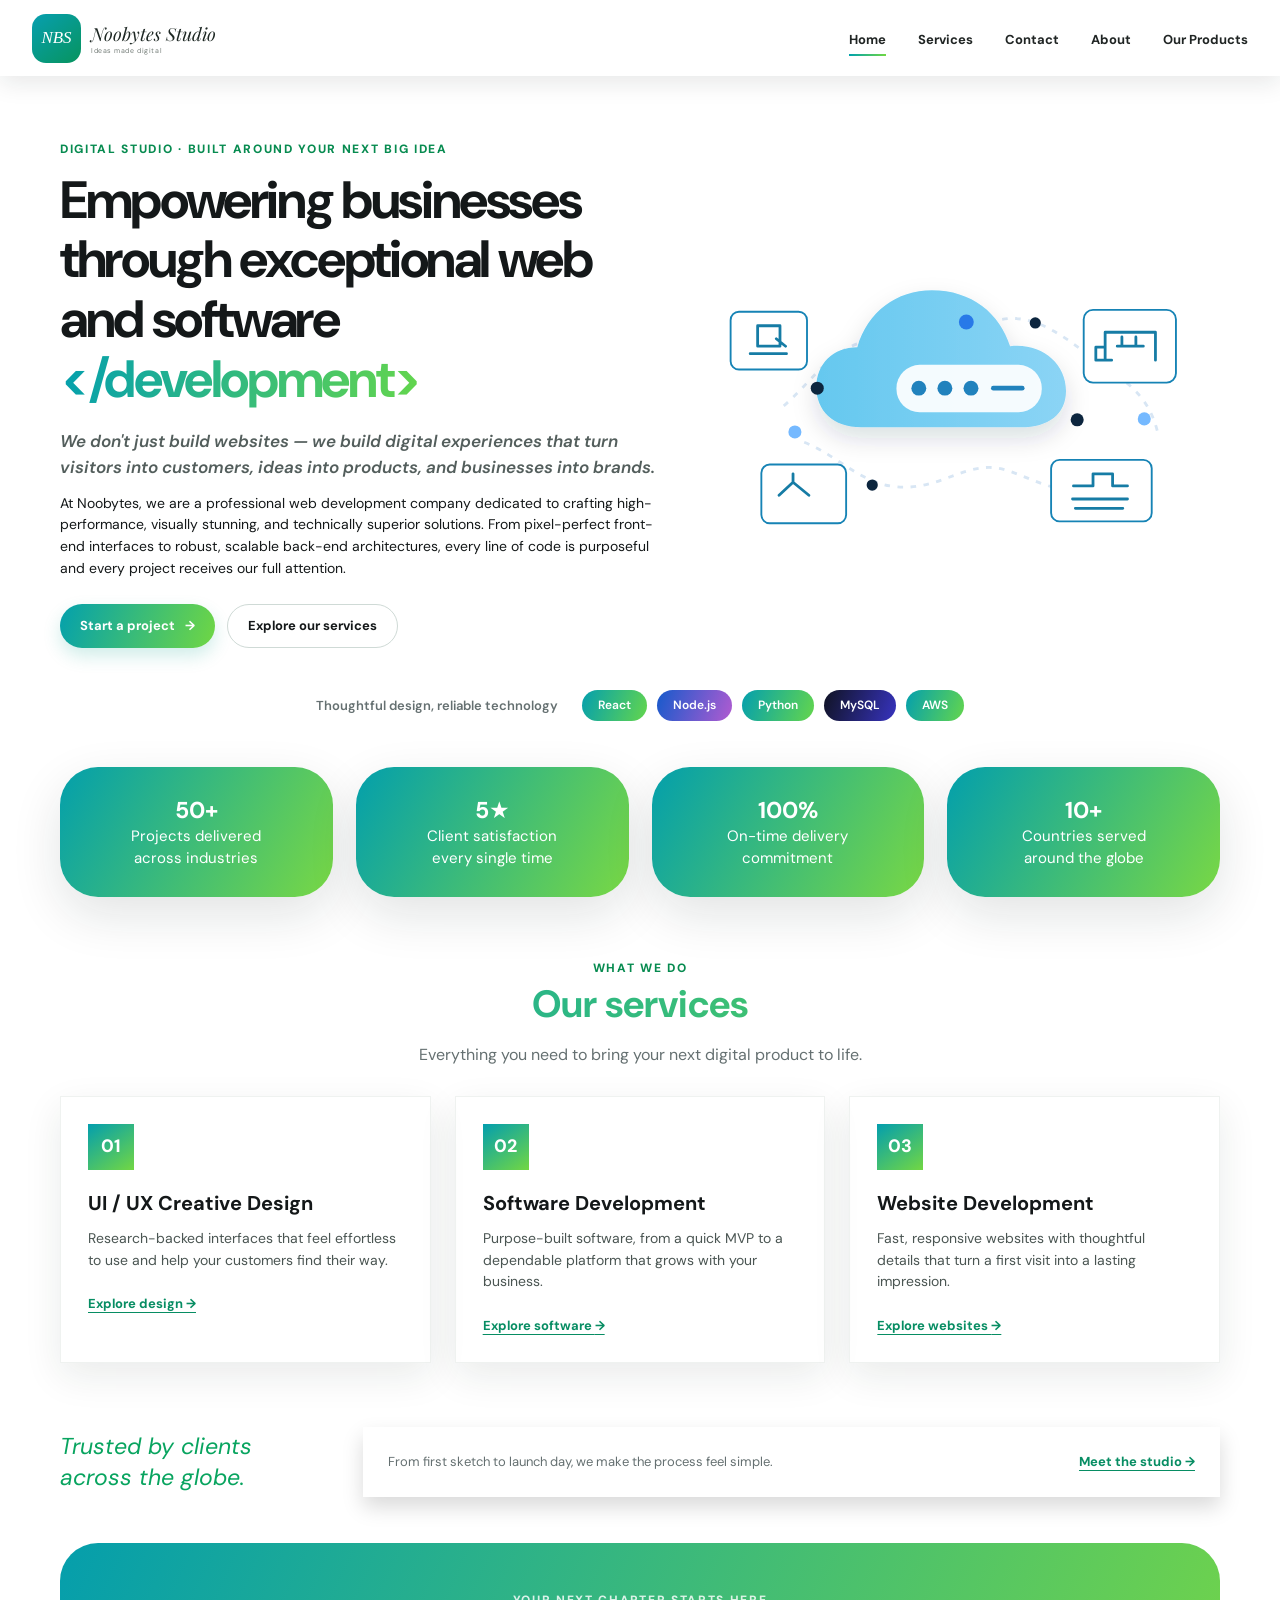
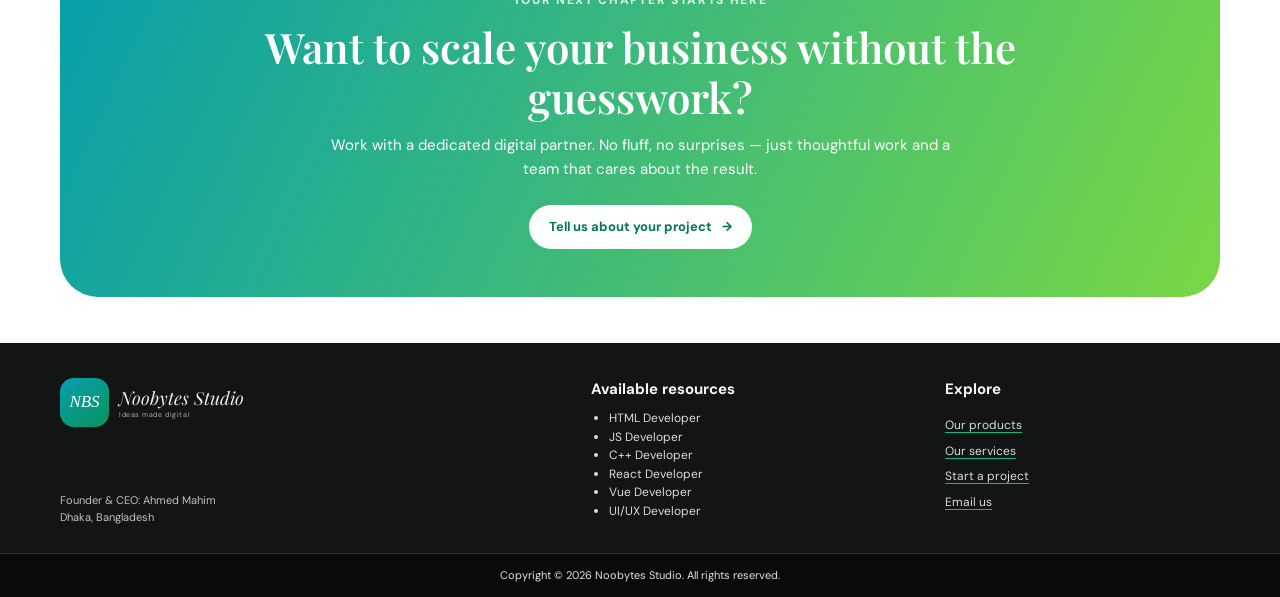
<file: index.html>
<!doctype html>
<html lang="en">
<head>
  <meta charset="utf-8">
  <meta name="viewport" content="width=device-width, initial-scale=1">
  <meta name="theme-color" content="#ffffff">
  <meta name="description" content="Noobytes Studio builds thoughtful websites, software, and digital experiences for ambitious businesses.">
  <title>Noobytes Studio | Websites & Software That Move You Forward</title>
  <link rel="stylesheet" href="styles.css">
  <script src="site-data.js" defer></script>
  <script src="script.js" defer></script>
</head>
<body>
  <header class="site-header">
    <a class="brand" href="index.html" aria-label="Noobytes Studio home">
      <span class="brand-mark">NBS</span>
      <span class="brand-name">Noobytes Studio<small>Ideas made digital</small></span>
    </a>
    <button class="menu-toggle" type="button" aria-expanded="false" aria-controls="primary-navigation" aria-label="Open navigation">
      <span></span><span></span><span></span>
    </button>
    <nav class="primary-navigation" id="primary-navigation" aria-label="Main navigation">
      <a href="index.html">Home</a><a href="services.html">Services</a><a href="contact.html">Contact</a><a href="about.html">About</a><a href="products.html">Our Products</a>
    </nav>
  </header>

  <main>
    <section class="hero section-wrap">
      <div class="hero-copy">
        <p class="eyebrow">Digital studio · Built around your next big idea</p>
        <h1>Empowering businesses through exceptional web and software <span class="gradient-text">&lt;/development&gt;</span></h1>
        <p class="hero-lead">We don't just build websites — we build digital experiences that turn visitors into customers, ideas into products, and businesses into brands.</p>
        <p class="hero-description">At Noobytes, we are a professional web development company dedicated to crafting high-performance, visually stunning, and technically superior solutions. From pixel-perfect front-end interfaces to robust, scalable back-end architectures, every line of code is purposeful and every project receives our full attention.</p>
        <div class="hero-actions">
          <a class="button button-primary" href="contact.html">Start a project <span aria-hidden="true">→</span></a>
          <a class="button button-secondary" href="services.html">Explore our services</a>
        </div>
      </div>
      <div class="hero-art" aria-label="Illustration of connected digital devices and cloud technology" role="img">
        <svg viewBox="0 0 560 390" xmlns="http://www.w3.org/2000/svg" aria-hidden="true">
          <defs><linearGradient id="cloud" x1="0" x2="1"><stop stop-color="#65c8ef"/><stop offset="1" stop-color="#8bd4f5"/></linearGradient><filter id="shadow" x="-30%" y="-30%" width="160%" height="170%"><feDropShadow dx="0" dy="12" stdDeviation="13" flood-color="#122244" flood-opacity=".15"/></filter></defs>
          <path d="M92 207c35-30 52-67 103-72 47-5 61 19 105-10 42-27 79-3 116 25 36 27 66 40 77 84" fill="none" stroke="#d8e6f4" stroke-width="3" stroke-dasharray="6 8"/>
          <path d="M114 246c37 15 61 45 100 48 48 4 76-31 117-18 37 12 69 36 115 10" fill="none" stroke="#d8e6f4" stroke-width="3" stroke-dasharray="6 8"/>
          <g filter="url(#shadow)"><path d="M175 230c-30 0-48-18-48-43s18-43 44-43c11-38 42-61 80-61 43 0 73 25 84 60 33-4 60 18 60 48 0 25-19 39-48 39H175z" fill="url(#cloud)"/></g>
          <g fill="#fff" stroke="#1683b5" stroke-width="2"><rect x="35" y="106" width="82" height="62" rx="9"/><rect x="414" y="104" width="99" height="78" rx="10"/><rect x="68" y="270" width="91" height="63" rx="9"/><rect x="379" y="265" width="108" height="66" rx="9"/></g>
          <g fill="none" stroke="#167ca5" stroke-width="3" stroke-linecap="round" stroke-linejoin="round"><path d="M56 151h39M64 121h24v22H64zM84 135l10 8M437 158v-30h54v30M450 143h28M437 144h-10v14h17M455 142v-9M470 142v-9M87 303l15-14 17 14M102 289v-9M402 307h59M403 293h21v-13h21v13h16M405 317h51"/></g>
          <g fill="#0c253e"><circle cx="128" cy="188" r="7"/><circle cx="362" cy="118" r="6"/><circle cx="407" cy="222" r="7"/><circle cx="187" cy="292" r="6"/></g>
          <circle cx="288" cy="117" r="8" fill="#2879e8"/><circle cx="104" cy="235" r="7" fill="#75b9ff"/><circle cx="479" cy="221" r="7" fill="#75b9ff"/>
          <rect x="213" y="163" width="156" height="51" rx="25" fill="#fff" opacity=".92"/><g fill="#2182bd"><circle cx="237" cy="188" r="8"/><circle cx="265" cy="188" r="8"/><circle cx="293" cy="188" r="8"/></g><path d="M317 188h31" stroke="#2182bd" stroke-width="5" stroke-linecap="round"/>
        </svg>
      </div>
    </section>

    <section class="stack-strip section-wrap" aria-label="Technology stack">
      <span>Thoughtful design, reliable technology</span>
      <div class="tech-pills"><span>React</span><span>Node.js</span><span>Python</span><span>MySQL</span><span>AWS</span></div>
    </section>

    <section class="stats section-wrap" aria-label="Our results">
      <div class="stat-card"><strong>50+</strong><span>Projects delivered<br>across industries</span></div>
      <div class="stat-card"><strong>5★</strong><span>Client satisfaction<br>every single time</span></div>
      <div class="stat-card"><strong>100%</strong><span>On-time delivery<br>commitment</span></div>
      <div class="stat-card"><strong>10+</strong><span>Countries served<br>around the globe</span></div>
    </section>

    <section class="section-wrap home-services">
      <div class="section-heading"><p class="eyebrow">What we do</p><h2 class="gradient-heading">Our services</h2><p>Everything you need to bring your next digital product to life.</p></div>
      <div class="service-grid">
        <article class="service-card"><span class="service-number">01</span><h3>UI / UX Creative Design</h3><p>Research-backed interfaces that feel effortless to use and help your customers find their way.</p><a class="text-link" href="services.html#design">Explore design <span aria-hidden="true">→</span></a></article>
        <article class="service-card"><span class="service-number">02</span><h3>Software Development</h3><p>Purpose-built software, from a quick MVP to a dependable platform that grows with your business.</p><a class="text-link" href="services.html#software">Explore software <span aria-hidden="true">→</span></a></article>
        <article class="service-card"><span class="service-number">03</span><h3>Website Development</h3><p>Fast, responsive websites with thoughtful details that turn a first visit into a lasting impression.</p><a class="text-link" href="services.html#websites">Explore websites <span aria-hidden="true">→</span></a></article>
      </div>
    </section>

    <section class="client-note section-wrap"><p>Trusted by clients<br>across the globe.</p><div class="client-note-bar"><span>From first sketch to launch day, we make the process feel simple.</span><a class="text-link" href="about.html">Meet the studio →</a></div></section>

    <section class="cta-panel section-wrap"><p class="eyebrow">Your next chapter starts here</p><h2>Want to scale your business without the guesswork?</h2><p>Work with a dedicated digital partner. No fluff, no surprises — just thoughtful work and a team that cares about the result.</p><a class="button button-light" href="contact.html">Tell us about your project <span aria-hidden="true">→</span></a></section>
  </main>
  <footer class="site-footer">
    <div class="footer-main">
      <div class="footer-brand"><a class="brand brand-inverted" href="index.html"><span class="brand-mark">NBS</span><span class="brand-name">Noobytes Studio<small>Ideas made digital</small></span></a><p>Founder &amp; CEO: Ahmed Mahim<br>Dhaka, Bangladesh</p></div>
      <div><h2>Available resources</h2><ul><li>HTML Developer</li><li>JS Developer</li><li>C++ Developer</li><li>React Developer</li><li>Vue Developer</li><li>UI/UX Developer</li></ul></div>
      <div class="footer-links"><h2>Explore</h2><a href="products.html">Our products</a><a href="services.html">Our services</a><a href="contact.html">Start a project</a><a href="mailto:noobytesstudio@gmail.com">Email us</a></div>
    </div>
    <div class="footer-bottom">Copyright © <span data-current-year>2026</span> Noobytes Studio. All rights reserved.</div>
  </footer>
</body>
</html>
</file>
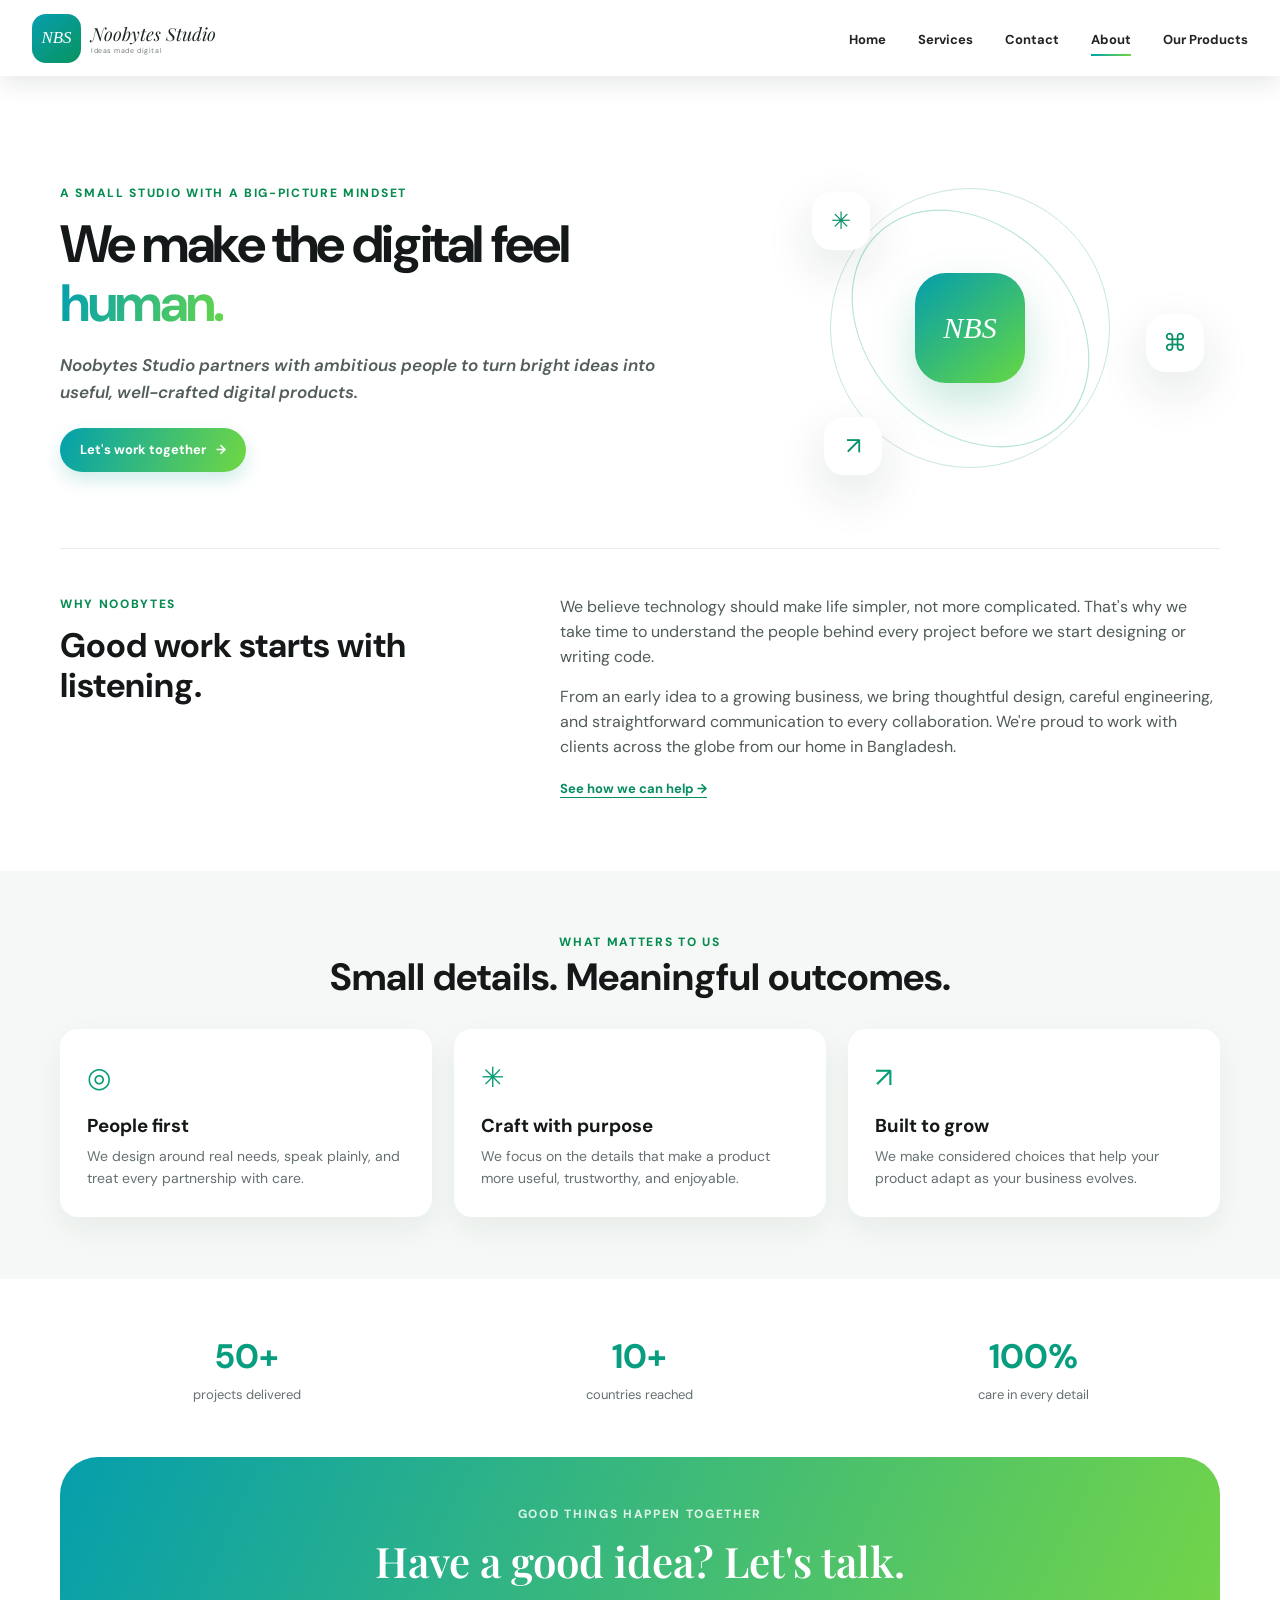
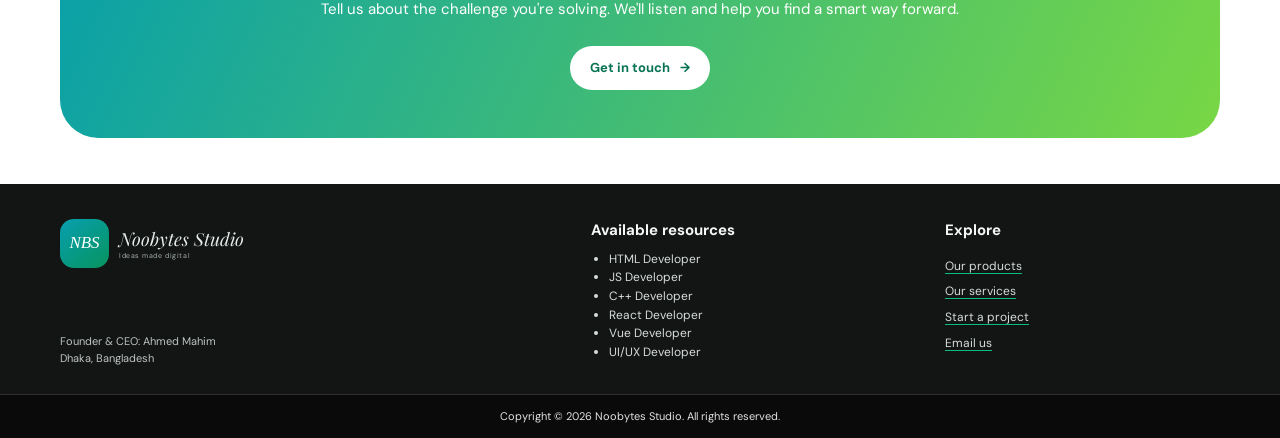
<file: about.html>
<!doctype html>
<html lang="en">
<head>
  <meta charset="utf-8">
  <meta name="viewport" content="width=device-width, initial-scale=1">
  <meta name="theme-color" content="#ffffff">
  <meta name="description" content="Get to know Noobytes Studio, a digital partner focused on thoughtful design and dependable development.">
  <title>About | Noobytes Studio</title>
  <link rel="stylesheet" href="styles.css">
  <script src="site-data.js" defer></script>
  <script src="script.js" defer></script>
</head>
<body>
  <header class="site-header">
    <a class="brand" href="index.html" aria-label="Noobytes Studio home"><span class="brand-mark">NBS</span><span class="brand-name">Noobytes Studio<small>Ideas made digital</small></span></a>
    <button class="menu-toggle" type="button" aria-expanded="false" aria-controls="primary-navigation" aria-label="Open navigation"><span></span><span></span><span></span></button>
    <nav class="primary-navigation" id="primary-navigation" aria-label="Main navigation"><a href="index.html">Home</a><a href="services.html">Services</a><a href="contact.html">Contact</a><a href="about.html">About</a><a href="products.html">Our Products</a></nav>
  </header>
  <main class="page-main">
    <section class="about-hero section-wrap"><div><p class="eyebrow">A small studio with a big-picture mindset</p><h1>We make the digital feel <span class="gradient-text">human.</span></h1><p class="hero-lead">Noobytes Studio partners with ambitious people to turn bright ideas into useful, well-crafted digital products.</p><a class="button button-primary" href="contact.html">Let's work together <span aria-hidden="true">→</span></a></div><div class="about-art" aria-hidden="true"><span class="about-orbit orbit-one"></span><span class="about-orbit orbit-two"></span><span class="about-center">NBS</span><span class="orbit-dot dot-one">✳</span><span class="orbit-dot dot-two">⌘</span><span class="orbit-dot dot-three">↗</span></div></section>
    <section class="about-story section-wrap"><div><p class="eyebrow">Why Noobytes</p><h2>Good work starts with listening.</h2></div><div><p>We believe technology should make life simpler, not more complicated. That's why we take time to understand the people behind every project before we start designing or writing code.</p><p>From an early idea to a growing business, we bring thoughtful design, careful engineering, and straightforward communication to every collaboration. We're proud to work with clients across the globe from our home in Bangladesh.</p><a class="text-link" href="services.html">See how we can help <span aria-hidden="true">→</span></a></div></section>
    <section class="values-section"><div class="section-wrap"><div class="section-heading"><p class="eyebrow">What matters to us</p><h2>Small details. Meaningful outcomes.</h2></div><div class="values-grid"><article><span aria-hidden="true">◎</span><h3>People first</h3><p>We design around real needs, speak plainly, and treat every partnership with care.</p></article><article><span aria-hidden="true">✳</span><h3>Craft with purpose</h3><p>We focus on the details that make a product more useful, trustworthy, and enjoyable.</p></article><article><span aria-hidden="true">↗</span><h3>Built to grow</h3><p>We make considered choices that help your product adapt as your business evolves.</p></article></div></div></section>
    <section class="about-facts section-wrap"><div><strong>50+</strong><span>projects delivered</span></div><div><strong>10+</strong><span>countries reached</span></div><div><strong>100%</strong><span>care in every detail</span></div></section>
    <section class="cta-panel section-wrap"><p class="eyebrow">Good things happen together</p><h2>Have a good idea? Let's talk.</h2><p>Tell us about the challenge you're solving. We'll listen and help you find a smart way forward.</p><a class="button button-light" href="contact.html">Get in touch <span aria-hidden="true">→</span></a></section>
  </main>
  <footer class="site-footer"><div class="footer-main"><div class="footer-brand"><a class="brand brand-inverted" href="index.html"><span class="brand-mark">NBS</span><span class="brand-name">Noobytes Studio<small>Ideas made digital</small></span></a><p>Founder &amp; CEO: Ahmed Mahim<br>Dhaka, Bangladesh</p></div><div><h2>Available resources</h2><ul><li>HTML Developer</li><li>JS Developer</li><li>C++ Developer</li><li>React Developer</li><li>Vue Developer</li><li>UI/UX Developer</li></ul></div><div class="footer-links"><h2>Explore</h2><a href="products.html">Our products</a><a href="services.html">Our services</a><a href="contact.html">Start a project</a><a href="mailto:noobytesstudio@gmail.com">Email us</a></div></div><div class="footer-bottom">Copyright © <span data-current-year>2026</span> Noobytes Studio. All rights reserved.</div></footer>
</body>
</html>
</file>
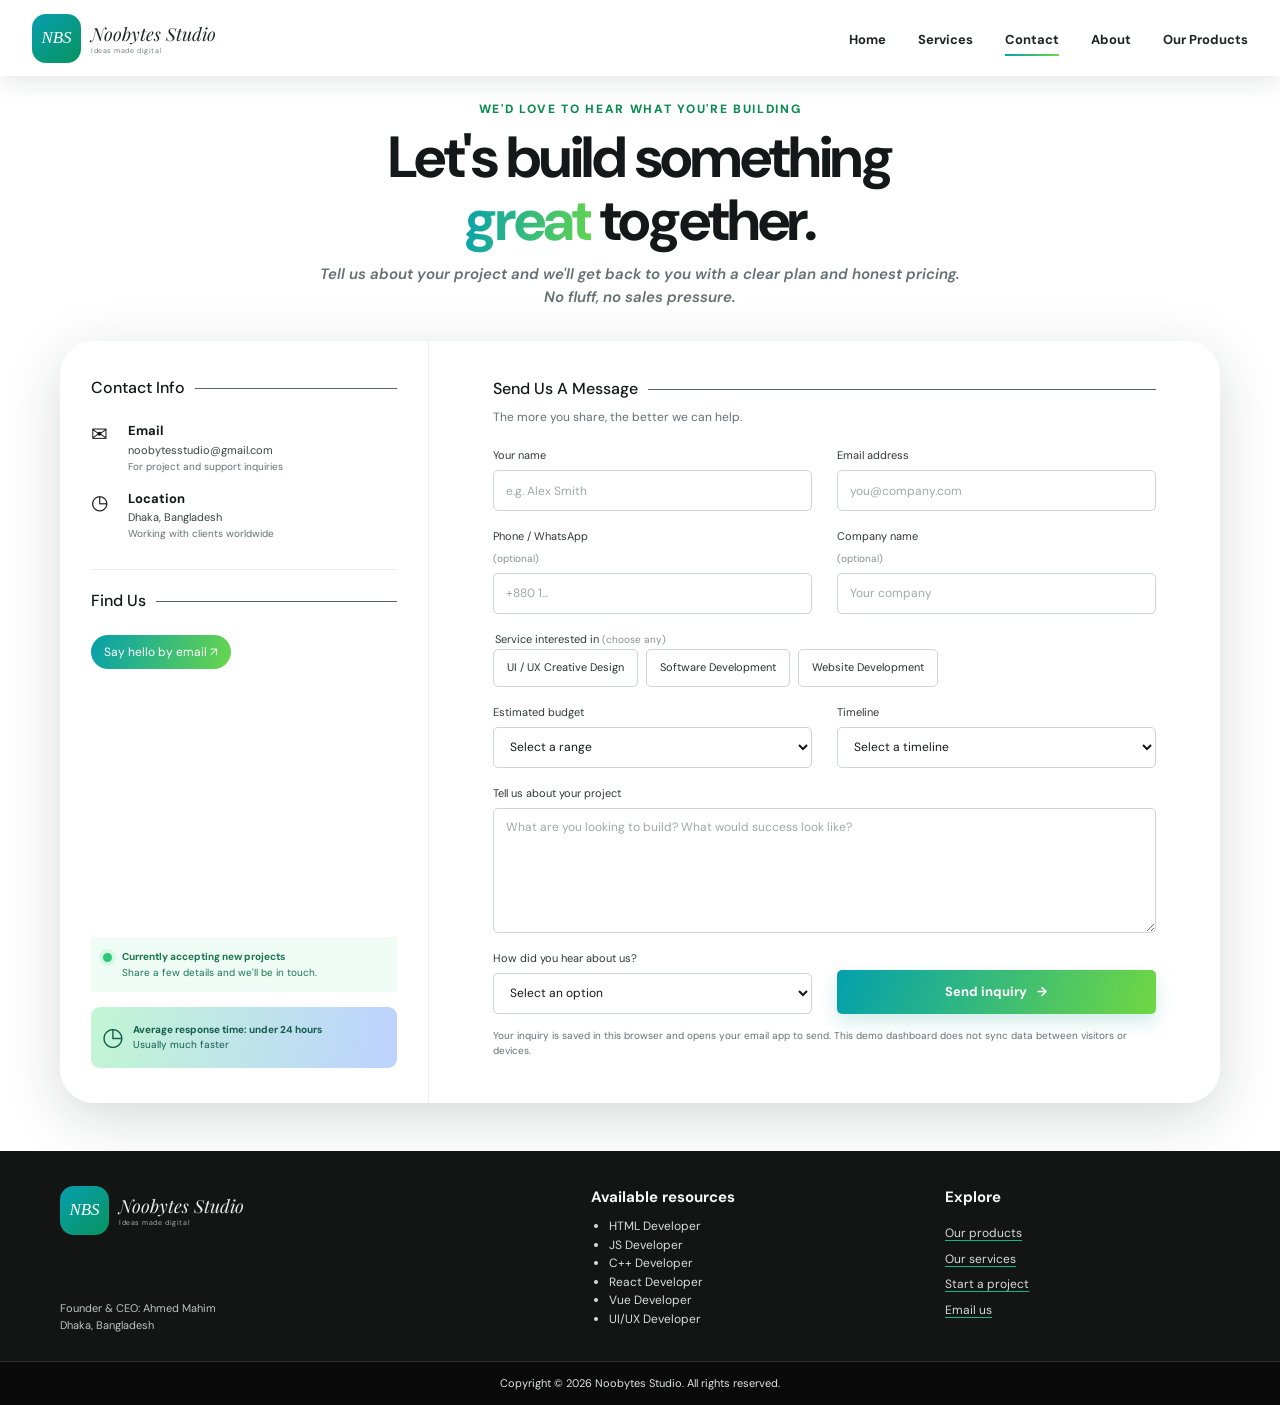
<file: contact.html>
<!doctype html>
<html lang="en">
<head>
  <meta charset="utf-8">
  <meta name="viewport" content="width=device-width, initial-scale=1">
  <meta name="theme-color" content="#ffffff">
  <meta name="description" content="Tell Noobytes Studio about your project. Share your goals, budget, and timeline to start a conversation.">
  <title>Contact | Noobytes Studio</title>
  <link rel="stylesheet" href="styles.css">
  <script src="site-data.js" defer></script>
  <script src="script.js" defer></script>
</head>
<body>
  <header class="site-header">
    <a class="brand" href="index.html" aria-label="Noobytes Studio home"><span class="brand-mark">NBS</span><span class="brand-name">Noobytes Studio<small>Ideas made digital</small></span></a>
    <button class="menu-toggle" type="button" aria-expanded="false" aria-controls="primary-navigation" aria-label="Open navigation"><span></span><span></span><span></span></button>
    <nav class="primary-navigation" id="primary-navigation" aria-label="Main navigation"><a href="index.html">Home</a><a href="services.html">Services</a><a href="contact.html">Contact</a><a href="about.html">About</a><a href="products.html">Our Products</a></nav>
  </header>
  <main class="page-main contact-page">
    <section class="contact-intro"><p class="eyebrow">We'd love to hear what you're building</p><h1>Let's build something<br><span class="gradient-text">great</span> together.</h1><p>Tell us about your project and we'll get back to you with a clear plan and honest pricing. No fluff, no sales pressure.</p></section>
    <section class="contact-layout section-wrap">
      <aside class="contact-sidebar">
        <h2 class="rule-heading">Contact info</h2>
        <div class="contact-method"><span class="method-icon" aria-hidden="true">✉</span><div><h3>Email</h3><a href="mailto:noobytesstudio@gmail.com">noobytesstudio@gmail.com</a><small>For project and support inquiries</small></div></div>
        <div class="contact-method"><span class="method-icon" aria-hidden="true">◷</span><div><h3>Location</h3><p>Dhaka, Bangladesh</p><small>Working with clients worldwide</small></div></div>
        <div class="sidebar-divider"></div>
        <h2 class="rule-heading">Find us</h2>
        <a class="social-link" href="mailto:noobytesstudio@gmail.com?subject=Hello%20Noobytes%20Studio">Say hello by email <span aria-hidden="true">↗</span></a>
        <div class="availability"><span class="availability-dot"></span><p><strong>Currently accepting new projects</strong><br>Share a few details and we'll be in touch.</p></div>
        <div class="response-time"><span aria-hidden="true">◷</span><p><strong>Average response time: under 24 hours</strong><br>Usually much faster</p></div>
      </aside>
      <div class="contact-form-panel">
        <h2 class="rule-heading">Send us a message</h2>
        <p class="form-intro">The more you share, the better we can help.</p>
        <form id="contact-form">
          <input name="context" type="hidden" value="">
          <div class="form-grid">
            <label>Your name<input name="name" type="text" autocomplete="name" placeholder="e.g. Alex Smith" required minlength="2"></label>
            <label>Email address<input name="email" type="email" autocomplete="email" placeholder="you@company.com" required></label>
            <label>Phone / WhatsApp <span class="optional">(optional)</span><input name="phone" type="tel" autocomplete="tel" placeholder="+880 1..."></label>
            <label>Company name <span class="optional">(optional)</span><input name="company" type="text" autocomplete="organization" placeholder="Your company"></label>
            <fieldset class="service-choices"><legend>Service interested in <span class="optional">(choose any)</span></legend><label><input type="checkbox" name="service" value="Website Development"><span>◉ Website</span></label><label><input type="checkbox" name="service" value="UI / UX Design"><span>✳ UI/UX Design</span></label><label><input type="checkbox" name="service" value="Software Development"><span>⌘ Software</span></label></fieldset>
            <label>Estimated budget<select name="budget"><option value="">Select a range</option><option>$50 – $500</option><option>$500 – $2,000</option><option>$2,000 – $5,000</option><option>$5,000+</option><option>Let's discuss</option></select></label>
            <label>Timeline<select name="timeline"><option value="">Select a timeline</option><option>Within 1 month</option><option>1–3 months</option><option>3+ months</option><option>Flexible</option></select></label>
            <label class="full-field">Tell us about your project<textarea name="message" rows="6" placeholder="What are you looking to build? What would success look like?" required minlength="10"></textarea></label>
            <label>How did you hear about us?<select name="source"><option value="">Select an option</option><option>Search engine</option><option>Social media</option><option>Referral</option><option>Previous client</option><option>Other</option></select></label>
            <button class="button button-primary submit-button" type="submit">Send inquiry <span aria-hidden="true">→</span></button>
          </div>
          <p class="form-privacy">Your inquiry is saved in this browser and opens your email app to send. This demo dashboard does not sync data between visitors or devices.</p>
          <p class="form-feedback" id="form-feedback" role="status" aria-live="polite"></p>
        </form>
      </div>
    </section>
  </main>
  <footer class="site-footer"><div class="footer-main"><div class="footer-brand"><a class="brand brand-inverted" href="index.html"><span class="brand-mark">NBS</span><span class="brand-name">Noobytes Studio<small>Ideas made digital</small></span></a><p>Founder &amp; CEO: Ahmed Mahim<br>Dhaka, Bangladesh</p></div><div><h2>Available resources</h2><ul><li>HTML Developer</li><li>JS Developer</li><li>C++ Developer</li><li>React Developer</li><li>Vue Developer</li><li>UI/UX Developer</li></ul></div><div class="footer-links"><h2>Explore</h2><a href="products.html">Our products</a><a href="services.html">Our services</a><a href="contact.html">Start a project</a><a href="mailto:noobytesstudio@gmail.com">Email us</a></div></div><div class="footer-bottom">Copyright © <span data-current-year>2026</span> Noobytes Studio. All rights reserved.</div></footer>
</body>
</html>
</file>
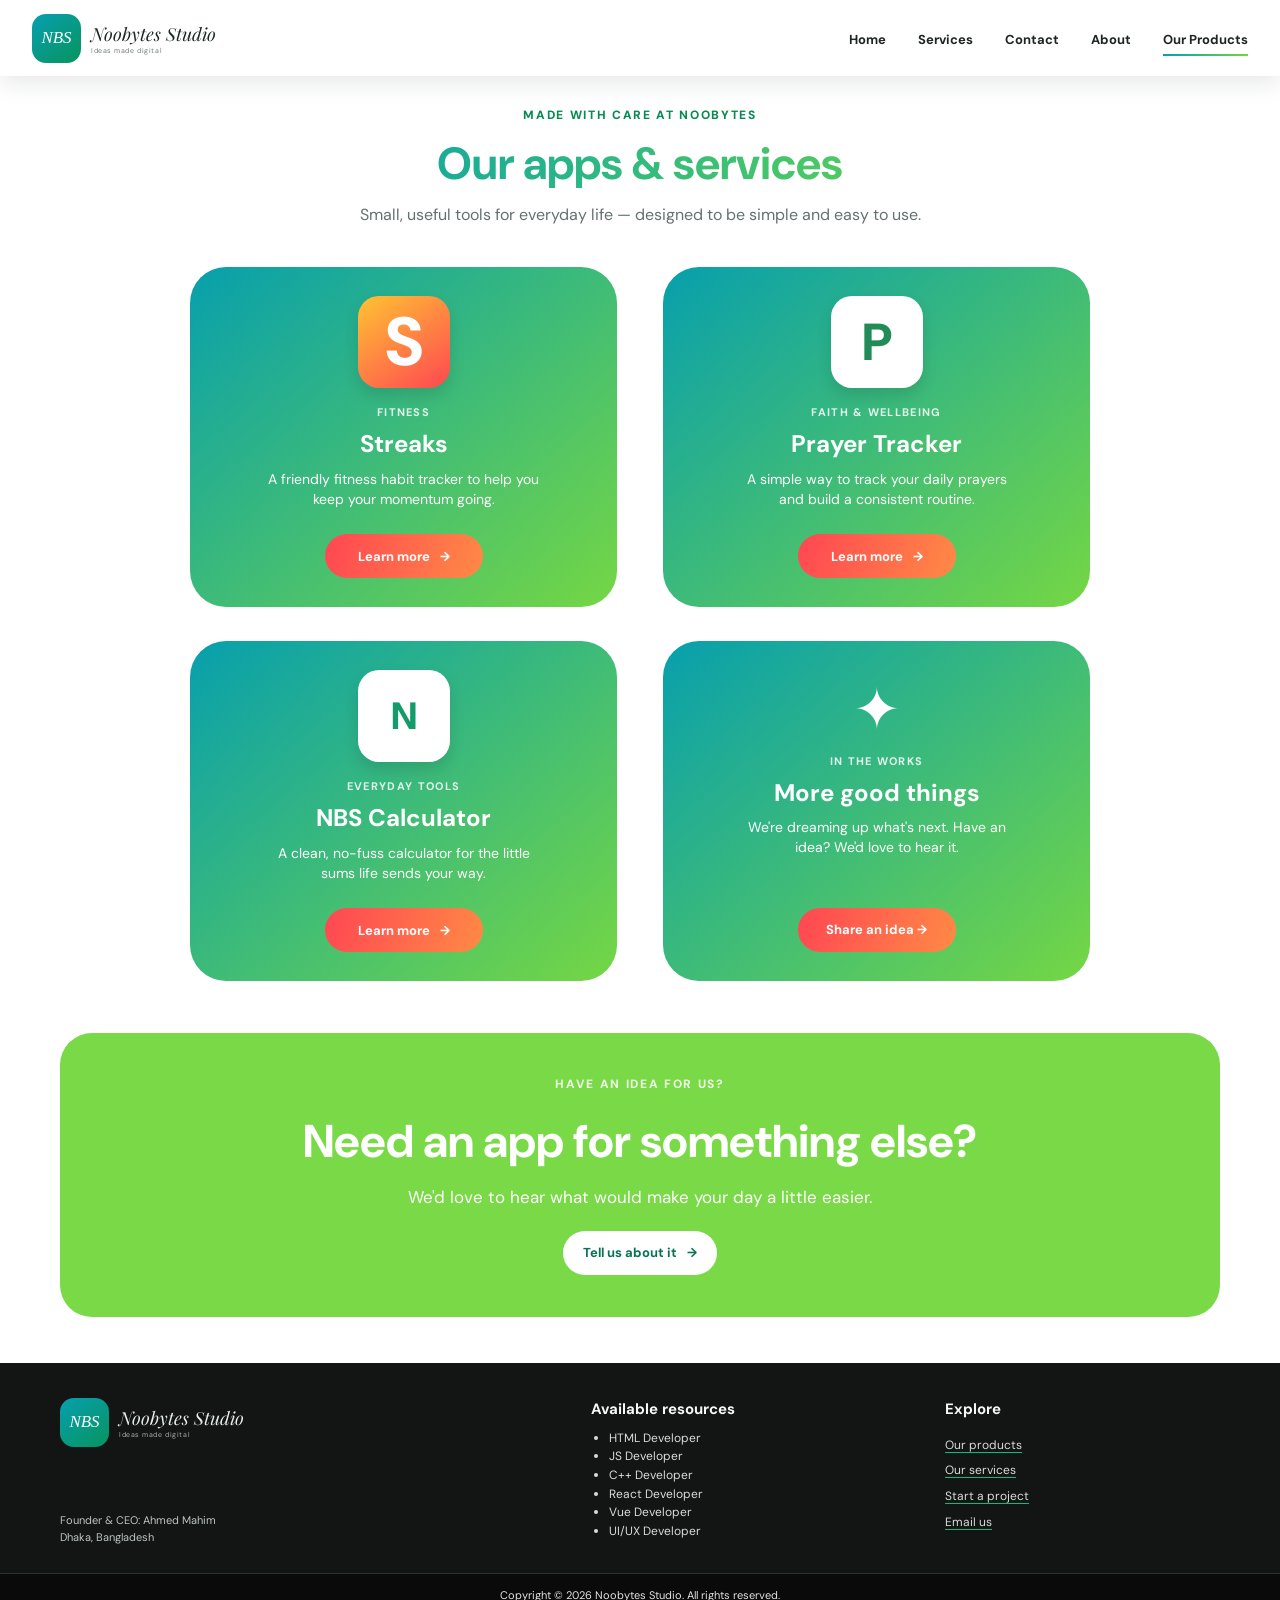
<file: products.html>
<!doctype html>
<html lang="en">
<head>
  <meta charset="utf-8">
  <meta name="viewport" content="width=device-width, initial-scale=1">
  <meta name="theme-color" content="#ffffff">
  <meta name="description" content="Discover the helpful apps and digital tools created by Noobytes Studio.">
  <title>Our Products | Noobytes Studio</title>
  <link rel="stylesheet" href="styles.css">
  <script src="site-data.js" defer></script>
  <script src="script.js" defer></script>
</head>
<body>
  <header class="site-header">
    <a class="brand" href="index.html" aria-label="Noobytes Studio home"><span class="brand-mark">NBS</span><span class="brand-name">Noobytes Studio<small>Ideas made digital</small></span></a>
    <button class="menu-toggle" type="button" aria-expanded="false" aria-controls="primary-navigation" aria-label="Open navigation"><span></span><span></span><span></span></button>
    <nav class="primary-navigation" id="primary-navigation" aria-label="Main navigation"><a href="index.html">Home</a><a href="services.html">Services</a><a href="contact.html">Contact</a><a href="about.html">About</a><a href="products.html">Our Products</a></nav>
  </header>
  <main class="page-main products-page">
    <section class="page-intro"><p class="eyebrow">Made with care at Noobytes</p><h1 class="gradient-heading">Our apps &amp; services</h1><p>Small, useful tools for everyday life — designed to be simple and easy to use.</p></section>
    <section class="product-grid section-wrap" aria-label="Noobytes Studio products">
      <article class="product-card"><div class="app-icon app-icon-streaks" aria-hidden="true"><span>↗</span><small>✦</small></div><span class="product-tag">Fitness</span><h2>Streaks</h2><p>A friendly fitness habit tracker to help you keep your momentum going.</p><button class="button button-warm product-more" type="button" data-product="streaks">Learn more <span aria-hidden="true">→</span></button></article>
      <article class="product-card"><div class="app-icon app-icon-prayer" aria-hidden="true"><span>☾</span><small>✧</small></div><span class="product-tag">Faith &amp; wellbeing</span><h2>Prayer Tracker</h2><p>A simple way to track your daily prayers and build a consistent routine.</p><button class="button button-warm product-more" type="button" data-product="prayer">Learn more <span aria-hidden="true">→</span></button></article>
      <article class="product-card"><div class="app-icon app-icon-calc" aria-hidden="true"><span>＋</span><span>−</span><span>×</span><span>÷</span></div><span class="product-tag">Everyday tools</span><h2>NBS Calculator</h2><p>A clean, no-fuss calculator for the little sums life sends your way.</p><button class="button button-warm product-more" type="button" data-product="calculator">Learn more <span aria-hidden="true">→</span></button></article>
      <article class="product-card product-coming-soon"><span class="coming-soon-icon" aria-hidden="true">✦</span><span class="product-tag">In the works</span><h2>More good things</h2><p>We're dreaming up what's next. Have an idea? We'd love to hear it.</p><a class="button button-warm" href="contact.html?source=product%20idea">Share an idea <span aria-hidden="true">→</span></a></article>
    </section>
    <section class="products-banner section-wrap"><p class="eyebrow">Have an idea for us?</p><h2>Need an app for something else?</h2><p>We'd love to hear what would make your day a little easier.</p><a class="button button-light" href="contact.html?source=product%20idea">Tell us about it <span aria-hidden="true">→</span></a></section>
  </main>
  <dialog class="product-dialog" aria-labelledby="dialog-title">
    <button class="dialog-close" type="button" aria-label="Close dialog">×</button>
    <p class="eyebrow">A little more about</p><h2 id="dialog-title"></h2><p class="dialog-description"></p>
    <p class="dialog-note">Our apps are a work in progress. Contact us for the latest availability.</p>
    <a class="button button-primary dialog-contact" href="contact.html?source=product%20question">Ask about this app <span aria-hidden="true">→</span></a>
  </dialog>
  <footer class="site-footer"><div class="footer-main"><div class="footer-brand"><a class="brand brand-inverted" href="index.html"><span class="brand-mark">NBS</span><span class="brand-name">Noobytes Studio<small>Ideas made digital</small></span></a><p>Founder &amp; CEO: Ahmed Mahim<br>Dhaka, Bangladesh</p></div><div><h2>Available resources</h2><ul><li>HTML Developer</li><li>JS Developer</li><li>C++ Developer</li><li>React Developer</li><li>Vue Developer</li><li>UI/UX Developer</li></ul></div><div class="footer-links"><h2>Explore</h2><a href="products.html">Our products</a><a href="services.html">Our services</a><a href="contact.html">Start a project</a><a href="mailto:noobytesstudio@gmail.com">Email us</a></div></div><div class="footer-bottom">Copyright © <span data-current-year>2026</span> Noobytes Studio. All rights reserved.</div></footer>
</body>
</html>
</file>
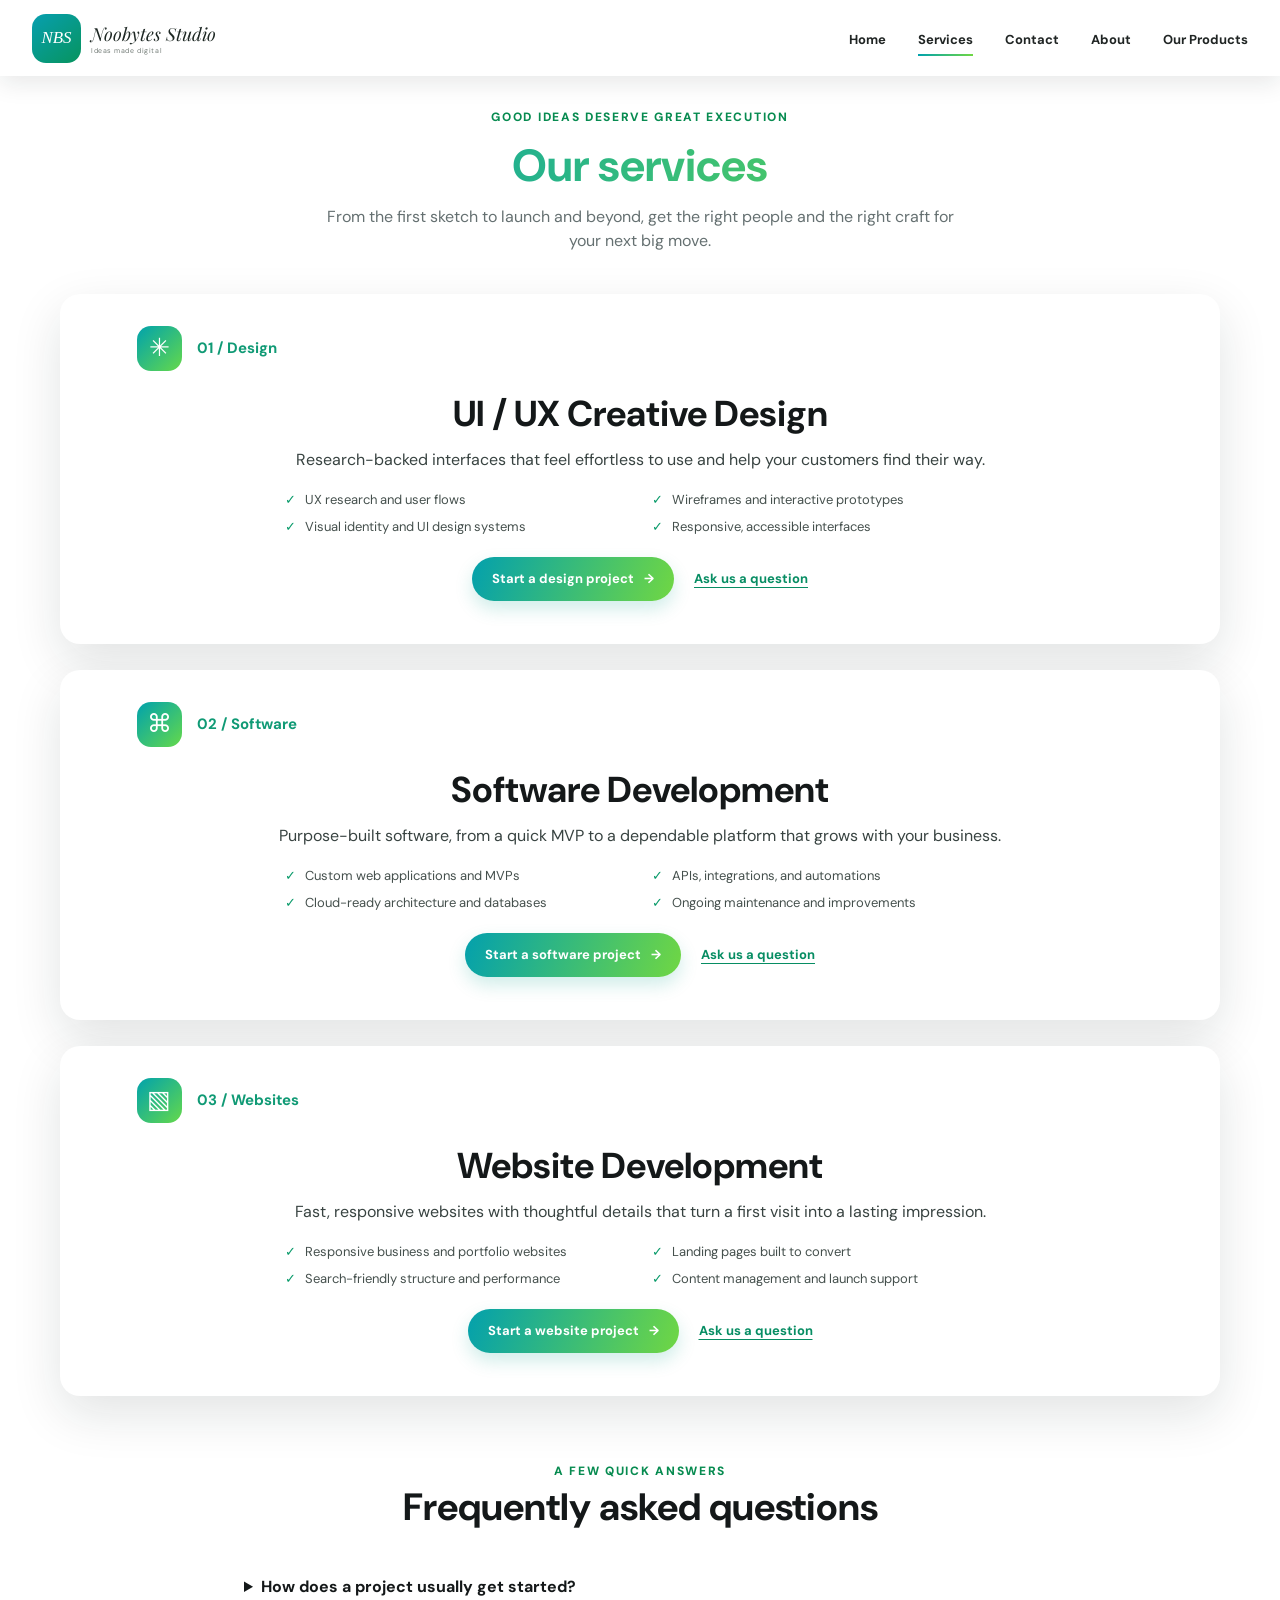
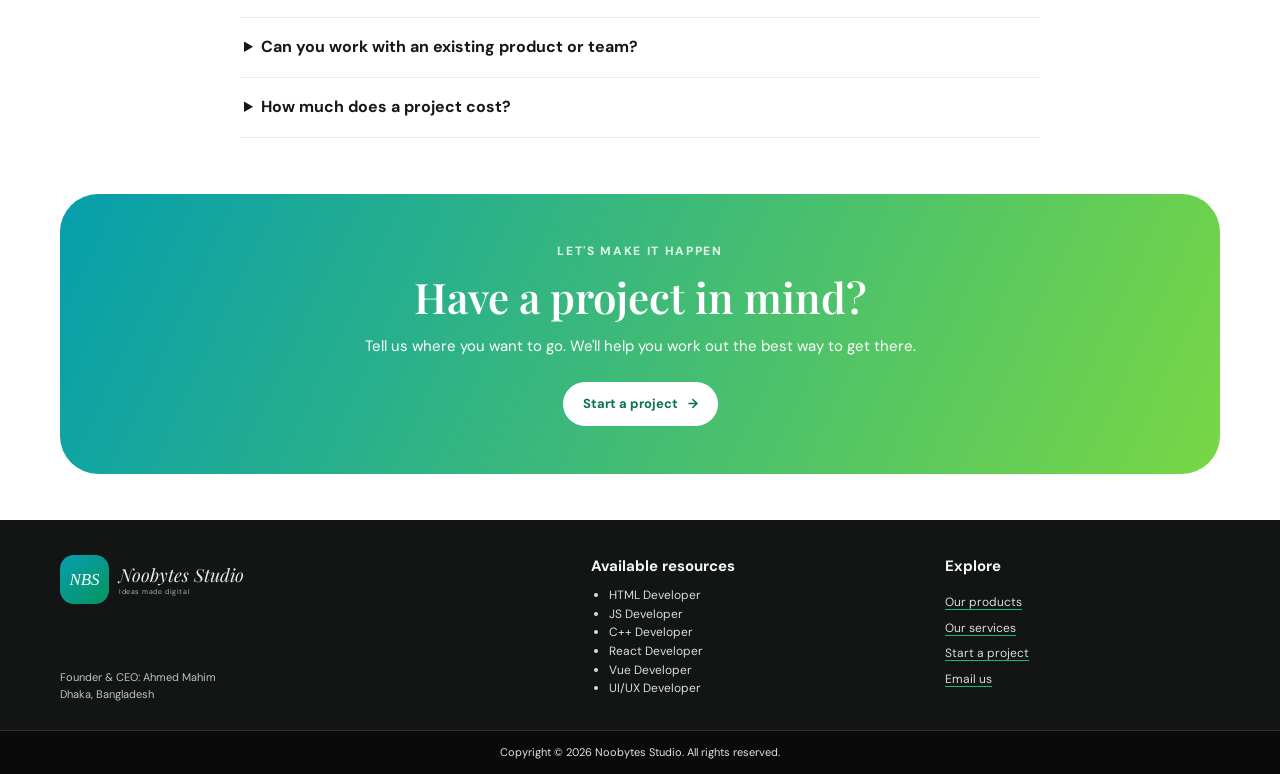
<file: services.html>
<!doctype html>
<html lang="en">
<head>
  <meta charset="utf-8">
  <meta name="viewport" content="width=device-width, initial-scale=1">
  <meta name="theme-color" content="#ffffff">
  <meta name="description" content="Explore Noobytes Studio's UI/UX design, software development, and website development services.">
  <title>Services | Noobytes Studio</title>
  <link rel="stylesheet" href="styles.css">
  <script src="site-data.js" defer></script>
  <script src="script.js" defer></script>
</head>
<body>
  <header class="site-header">
    <a class="brand" href="index.html" aria-label="Noobytes Studio home"><span class="brand-mark">NBS</span><span class="brand-name">Noobytes Studio<small>Ideas made digital</small></span></a>
    <button class="menu-toggle" type="button" aria-expanded="false" aria-controls="primary-navigation" aria-label="Open navigation"><span></span><span></span><span></span></button>
    <nav class="primary-navigation" id="primary-navigation" aria-label="Main navigation"><a href="index.html">Home</a><a href="services.html">Services</a><a href="contact.html">Contact</a><a href="about.html">About</a><a href="products.html">Our Products</a></nav>
  </header>
  <main class="page-main">
    <section class="page-intro"><p class="eyebrow">Good ideas deserve great execution</p><h1 class="gradient-heading">Our services</h1><p>From the first sketch to launch and beyond, get the right people and the right craft for your next big move.</p></section>
    <section class="service-detail-list section-wrap">
      <article class="service-detail" id="design"><div class="detail-icon" aria-hidden="true">✳</div><div class="detail-topline">01 / Design</div><h2>We design interfaces people <span class="gradient-text">actually</span> enjoy.</h2><p>Good design isn't decoration — it's the difference between a product that converts and one that confuses. We turn research and real user needs into clear, memorable digital experiences.</p><ul class="check-list"><li>UX research and user flows</li><li>Wireframes and interactive prototypes</li><li>Visual identity and UI design systems</li><li>Responsive, accessible interfaces</li></ul><div class="detail-actions"><a class="button button-primary" href="contact.html?service=UI%20%2F%20UX%20Design">Start a design project <span aria-hidden="true">→</span></a><a class="text-link" href="contact.html?service=UI%20%2F%20UX%20Design">Ask us a question</a></div></article>
      <article class="service-detail" id="software"><div class="detail-icon" aria-hidden="true">⌘</div><div class="detail-topline">02 / Software</div><h2>Code that ships. Products that <span class="gradient-text">scale.</span></h2><p>We don't just write code — we build software that solves real problems, holds up under pressure, and grows with your business. From MVPs to custom systems, we deliver clean, maintainable work on time.</p><ul class="check-list"><li>Custom web applications and MVPs</li><li>APIs, integrations, and automations</li><li>Cloud-ready architecture and databases</li><li>Ongoing maintenance and improvements</li></ul><div class="detail-actions"><a class="button button-primary" href="contact.html?service=Software%20Development">Start a software project <span aria-hidden="true">→</span></a><a class="text-link" href="contact.html?service=Software%20Development">Ask us a question</a></div></article>
      <article class="service-detail" id="websites"><div class="detail-icon" aria-hidden="true">▧</div><div class="detail-topline">03 / Websites</div><h2>Your website is your best <span class="gradient-text">salesperson.</span> Let's make it work.</h2><p>A slow, generic website loses clients before they read a single word. We build fast, purposeful, beautifully crafted websites that make the right first impression — and keep visitors coming back.</p><ul class="check-list"><li>Responsive business and portfolio websites</li><li>Landing pages built to convert</li><li>Search-friendly structure and performance</li><li>Content management and launch support</li></ul><div class="detail-actions"><a class="button button-primary" href="contact.html?service=Website%20Development">Start a website project <span aria-hidden="true">→</span></a><a class="text-link" href="contact.html?service=Website%20Development">Ask us a question</a></div></article>
    </section>
    <section class="section-wrap faq-section"><div class="section-heading"><p class="eyebrow">A few quick answers</p><h2>Frequently asked questions</h2></div><div class="faq-list"><details><summary>How does a project usually get started?</summary><p>Tell us what you're working on using the contact form. We'll review the details and follow up to discuss goals, scope, timeline, and a clear next step.</p></details><details><summary>Can you work with an existing product or team?</summary><p>Yes. We can join an existing project, improve a current website or app, or work alongside your in-house team.</p></details><details><summary>How much does a project cost?</summary><p>Pricing depends on the scope and requirements. Share your goals and budget range, and we'll respond with a practical proposal — no pressure.</p></details></div></section>
    <section class="cta-panel section-wrap"><p class="eyebrow">Let's make it happen</p><h2>Have a project in mind?</h2><p>Tell us where you want to go. We'll help you work out the best way to get there.</p><a class="button button-light" href="contact.html">Start a project <span aria-hidden="true">→</span></a></section>
  </main>
  <footer class="site-footer"><div class="footer-main"><div class="footer-brand"><a class="brand brand-inverted" href="index.html"><span class="brand-mark">NBS</span><span class="brand-name">Noobytes Studio<small>Ideas made digital</small></span></a><p>Founder &amp; CEO: Ahmed Mahim<br>Dhaka, Bangladesh</p></div><div><h2>Available resources</h2><ul><li>HTML Developer</li><li>JS Developer</li><li>C++ Developer</li><li>React Developer</li><li>Vue Developer</li><li>UI/UX Developer</li></ul></div><div class="footer-links"><h2>Explore</h2><a href="products.html">Our products</a><a href="services.html">Our services</a><a href="contact.html">Start a project</a><a href="mailto:noobytesstudio@gmail.com">Email us</a></div></div><div class="footer-bottom">Copyright © <span data-current-year>2026</span> Noobytes Studio. All rights reserved.</div></footer>
</body>
</html>
</file>
<file: styles.css>
@import url("https://fonts.googleapis.com/css2?family=DM+Sans:wght@400;500;600;700;800&family=Playfair+Display:ital,wght@0,600;1,600&display=swap");

:root {
  color-scheme: light;
  --ink: #141819;
  --muted: #657071;
  --line: #e8eded;
  --teal: #00a2ad;
  --green: #70d743;
  --deep-green: #078b50;
  --paper: #fff;
  --soft: #f5f8f6;
  --shadow: 0 18px 50px rgba(19, 34, 32, .12);
  font-family: "DM Sans", "Segoe UI", Arial, sans-serif;
  font-synthesis: none;
  text-rendering: optimizeLegibility;
}

* { box-sizing: border-box; }
html { scroll-behavior: smooth; }
body { margin: 0; color: var(--ink); background: var(--paper); line-height: 1.55; }
body, button, input, select, textarea { font-family: "DM Sans", "Segoe UI", Arial, sans-serif; }
a { color: inherit; }
button, input, select, textarea { font-size: inherit; }
button, a { -webkit-tap-highlight-color: transparent; }
button:focus-visible, a:focus-visible, input:focus-visible, select:focus-visible, textarea:focus-visible, summary:focus-visible { outline: 3px solid #21b7a1; outline-offset: 3px; }
.section-wrap { width: min(1160px, calc(100% - 64px)); margin-inline: auto; }

.site-header { min-height: 76px; padding: 0 max(32px, calc((100% - 1240px) / 2)); display: flex; align-items: center; justify-content: space-between; gap: 30px; background: rgba(255,255,255,.96); box-shadow: 0 7px 25px rgba(17,34,32,.1); position: sticky; top: 0; z-index: 20; }
.brand { display: inline-flex; align-items: center; gap: 10px; text-decoration: none; flex: 0 0 auto; }
.brand-mark { width: 49px; height: 49px; display: grid; place-items: center; border-radius: 14px; color: #fff; background: linear-gradient(140deg, #079fb0, #07945e); font: italic 17px Georgia, serif; }
.brand-name { color: #1d2723; font: italic 18px "Playfair Display", Georgia, serif; white-space: nowrap; }
.brand-name small { display: block; color: #747d78; font: 7px "DM Sans", sans-serif; letter-spacing: .08em; }
.primary-navigation { display: flex; align-items: center; gap: clamp(18px, 2.5vw, 36px); }
.primary-navigation a { padding: 27px 0 23px; color: #202524; font-size: 13px; font-weight: 700; text-decoration: none; position: relative; }
.primary-navigation a::after { position: absolute; content: ""; height: 2px; left: 0; right: 100%; bottom: 17px; background: linear-gradient(90deg, var(--teal), var(--green)); transition: right .2s ease; }
.primary-navigation a:hover::after, .primary-navigation a[aria-current="page"]::after { right: 0; }
.menu-toggle { display: none; }

.hero { min-height: 535px; display: grid; grid-template-columns: 1.07fr .93fr; align-items: center; gap: 38px; padding-block: 64px 32px; }
.eyebrow { margin: 0 0 12px; color: var(--deep-green); font-size: 12px; font-weight: 800; letter-spacing: .14em; text-transform: uppercase; }
.hero h1, .about-hero h1 { margin: 0 0 18px; max-width: 700px; font-size: clamp(35px, 4.1vw, 56px); letter-spacing: -.045em; line-height: 1.14; }
.gradient-text, .gradient-heading { color: var(--teal); background: linear-gradient(100deg, #039faf, #64d64c); background-clip: text; -webkit-text-fill-color: transparent; }
.hero-lead { max-width: 610px; margin: 0 0 12px; color: #535e5c; font-size: 17px; font-style: italic; font-weight: 600; }
.hero-description { max-width: 600px; margin: 0; font-size: 14px; }
.hero-actions { display: flex; flex-wrap: wrap; gap: 12px; margin-top: 25px; }
.button { min-height: 44px; padding: 11px 20px; display: inline-flex; justify-content: center; align-items: center; gap: 10px; border: 0; border-radius: 999px; font-size: 13px; font-weight: 700; text-align: center; text-decoration: none; cursor: pointer; transition: transform .18s ease, box-shadow .18s ease, filter .18s ease; }
.button:hover { transform: translateY(-2px); filter: brightness(1.02); }
.button-primary { color: #fff; background: linear-gradient(110deg, #03a0ad, #70d743); box-shadow: 0 8px 18px rgba(5, 159, 136, .19); }
.button-secondary { border: 1px solid #cfdad6; background: #fff; }
.button-light { color: #087354; background: #fff; }
.button-warm { color: #fff; background: linear-gradient(110deg, #ff4653, #ff8a45); }
.hero-art { min-width: 0; display: grid; place-items: center; }
.hero-art svg { width: 100%; max-width: 550px; overflow: visible; }
.stack-strip { display: flex; justify-content: center; align-items: center; gap: 24px; padding-block: 10px 24px; color: var(--muted); font-size: 13px; font-weight: 600; }
.tech-pills { display: flex; flex-wrap: wrap; justify-content: center; gap: 10px; }
.tech-pills span { padding: 6px 16px; border-radius: 99px; color: #fff; background: linear-gradient(110deg, #049fae, #64d64c); font-size: 12px; }
.tech-pills span:nth-child(2) { background: linear-gradient(110deg, #165acb, #b15bd1); }
.tech-pills span:nth-child(4) { background: linear-gradient(110deg, #101323, #3733bf); }
.stats { display: grid; grid-template-columns: repeat(4, 1fr); gap: 23px; padding-block: 22px 62px; }
.stat-card { min-height: 130px; display: flex; flex-direction: column; justify-content: center; align-items: center; padding: 18px; border-radius: 38px; color: #fff; background: linear-gradient(120deg, #039fac, #79d844); box-shadow: var(--shadow); text-align: center; }
.stat-card strong { font-size: 23px; line-height: 1.35; }
.stat-card span { font-size: 15px; line-height: 1.45; }
.section-heading { margin-bottom: 28px; text-align: center; }
.section-heading .eyebrow { margin-bottom: 4px; }
.section-heading h2 { margin: 0; font-size: clamp(27px, 3vw, 38px); line-height: 1.2; }
.section-heading > p:last-child { color: var(--muted); }
.home-services { padding-bottom: 48px; }
.service-grid { display: grid; grid-template-columns: repeat(3, 1fr); gap: 24px; }
.service-card { min-height: 255px; padding: 27px 27px 24px; border: 1px solid #eff2f0; box-shadow: 0 13px 36px rgba(26,41,38,.09); position: relative; }
.service-number { width: 46px; height: 46px; display: grid; place-items: center; margin-bottom: 18px; color: #fff; background: linear-gradient(145deg, #039eae, #72d743); font-size: 18px; font-weight: 800; }
.service-card h3 { margin: 0 0 9px; font-size: 20px; }
.service-card p { margin: 0 0 20px; color: #4a5552; font-size: 14px; }
.text-link { color: #078d63; font-size: 13px; font-weight: 700; text-decoration-thickness: 1px; text-underline-offset: 4px; }
.client-note { display: grid; grid-template-columns: .65fr 2fr; align-items: center; gap: 24px; padding-block: 16px 46px; }
.client-note > p { margin: 0; color: #08a45f; font-size: 23px; font-style: italic; line-height: 1.35; }
.client-note-bar { min-height: 70px; display: flex; align-items: center; justify-content: space-between; gap: 15px; padding: 18px 25px; box-shadow: 0 10px 20px rgba(0,0,0,.15); color: var(--muted); font-size: 13px; }
.cta-panel { margin-bottom: 46px; padding: 48px 28px; border-radius: 38px; background: linear-gradient(115deg, #059eac, #78d744); color: #fff; text-align: center; }
.cta-panel .eyebrow { color: rgba(255,255,255,.82); }
.cta-panel h2 { max-width: 760px; margin: 0 auto 12px; font: 600 clamp(28px, 3.6vw, 42px)/1.2 "Playfair Display", Georgia, serif; }
.cta-panel > p:not(.eyebrow) { max-width: 640px; margin: 0 auto 24px; font-size: 15px; }

.site-footer { color: #f5f7f6; background: #131514; }
.footer-main { width: min(1160px, calc(100% - 64px)); min-height: 210px; margin-inline: auto; padding: 35px 0 27px; display: grid; grid-template-columns: 1.25fr .8fr .7fr; gap: 40px; }
.brand-inverted .brand-name { color: #e6eeea; }
.brand-inverted .brand-name small { color: #a5b1aa; }
.footer-brand { display: flex; flex-direction: column; align-items: flex-start; justify-content: space-between; }
.footer-brand > p { margin: 28px 0 0; color: #bdc5c0; font-size: 11px; }
.footer-main h2 { margin: 0 0 8px; font-size: 15px; }
.footer-main ul { margin: 0; padding-left: 18px; color: #d7ddda; font-size: 12px; line-height: 1.55; }
.footer-links { display: flex; flex-direction: column; align-items: flex-start; gap: 7px; }
.footer-links a { color: #d7ddda; font-size: 12px; text-decoration-color: #09bd81; text-underline-offset: 3px; }
.footer-bottom { padding: 13px 20px; border-top: 1px solid #2d302f; background: #090a09; color: #e1e4e2; font-size: 11px; text-align: center; }

.page-main { padding-top: 32px; }
.page-intro { width: min(760px, calc(100% - 40px)); margin: 0 auto 40px; text-align: center; }
.page-intro h1 { margin: 0; font-size: clamp(33px, 4vw, 45px); line-height: 1.2; }
.page-intro p:last-child { max-width: 650px; margin: 12px auto 0; color: var(--muted); }
.service-detail-list { display: grid; gap: 26px; }
.service-detail { min-height: 350px; padding: 32px clamp(26px, 6vw, 80px); border-radius: 20px; background: #fff; box-shadow: var(--shadow); scroll-margin-top: 100px; }
.detail-icon { width: 45px; height: 45px; display: grid; place-items: center; float: left; margin: 0 15px 4px 0; border-radius: 14px; color: #fff; background: linear-gradient(135deg, #00a2ad, #65d94a); font-size: 25px; }
.detail-topline { min-height: 45px; display: flex; align-items: center; color: #109a75; font-size: 15px; font-weight: 700; }
.service-detail h2 { clear: both; margin: 20px 0 12px; font-size: clamp(25px, 3vw, 36px); line-height: 1.25; text-align: center; }
.service-detail > p { max-width: 860px; margin: 0 auto 17px; color: #384341; text-align: center; }
.check-list { max-width: 710px; margin: 0 auto 20px; display: grid; grid-template-columns: 1fr 1fr; gap: 7px 24px; list-style: none; padding: 0; color: #45504d; font-size: 13px; }
.check-list li::before { content: "✓"; margin-right: 9px; color: #079a69; font-weight: 800; }
.detail-actions { display: flex; flex-wrap: wrap; align-items: center; justify-content: center; gap: 20px; }
.faq-section { padding-block: 66px 56px; }
.faq-list { max-width: 800px; margin: auto; }
.faq-list details { padding: 17px 4px; border-bottom: 1px solid var(--line); }
.faq-list summary { font-weight: 700; cursor: pointer; }
.faq-list details p { margin: 12px 0 0; color: var(--muted); }
.page-main > .cta-panel { width: min(1160px, calc(100% - 64px)); }

.products-page { padding-top: 30px; }
.product-grid { display: grid; grid-template-columns: repeat(2, minmax(0, 1fr)); gap: 34px 46px; max-width: 900px; }
.product-card { min-height: 340px; padding: 29px; display: flex; flex-direction: column; align-items: center; border-radius: 36px; background: linear-gradient(140deg, #079fad, #75d744); color: #fff; text-align: center; }
.app-icon-managed { color: #079563; font-size: 38px; font-weight: 800; }
.app-icon { width: 92px; height: 92px; display: flex; justify-content: center; align-items: center; gap: 3px; margin: 0 auto 8px; border-radius: 21px; background: #fff; color: #139b6b; box-shadow: 0 8px 16px rgba(0,0,0,.12); }
.app-icon-streaks { position: relative; background: linear-gradient(145deg, #ffc333, #ff4751); color: #fff; font-size: 68px; line-height: 1; }
.app-icon-streaks span { transform: rotate(-24deg); }
.app-icon-streaks small { position: absolute; top: 9px; right: 12px; font-size: 18px; }
.app-icon-prayer { flex-direction: column; gap: 0; color: #218c58; font-size: 52px; line-height: .8; }
.app-icon-prayer small { font-size: 24px; }
.app-icon-calc { display: grid; grid-template-columns: repeat(2, 29px); grid-template-rows: repeat(2, 29px); gap: 6px; align-content: center; justify-content: center; background: linear-gradient(145deg, #57e5d6, #39bb73); }
.app-icon-calc span { display: grid; place-items: center; border-radius: 7px; background: #fff; color: #1ab98c; font-size: 22px; font-weight: 800; }
.product-tag { margin: 8px 0 4px; color: rgba(255,255,255,.86); font-size: 11px; font-weight: 700; letter-spacing: .12em; text-transform: uppercase; }
.product-card h2 { margin: 0; font-size: 24px; }
.product-card p { max-width: 285px; min-height: 44px; margin: 6px 0 18px; font-size: 14px; line-height: 1.45; }
.product-card .button { min-width: 158px; margin-top: auto; }
.product-coming-soon { justify-content: center; padding-top: 35px; }
.coming-soon-icon { font-size: 57px; line-height: 1.2; }
.product-dialog { width: min(480px, calc(100% - 32px)); padding: 38px; border: 0; border-radius: 24px; box-shadow: 0 24px 80px rgba(0,0,0,.26); }
.product-dialog::backdrop { background: rgba(9,24,21,.58); backdrop-filter: blur(3px); }
.product-dialog h2 { margin: 0 0 12px; font-size: 30px; }
.dialog-description { color: #44514d; }
.dialog-note { margin: 18px 0; padding: 13px; border-radius: 12px; background: #f2f8f4; color: #52605a; font-size: 13px; }
.dialog-close { width: 38px; height: 38px; position: absolute; top: 12px; right: 12px; border: 0; border-radius: 50%; background: #eef4f1; font-size: 25px; cursor: pointer; }
.products-banner { margin-top: 52px; margin-bottom: 46px; padding: 42px 24px; border-radius: 32px; background: #79d947; color: #fff; text-align: center; }
.products-banner .eyebrow { color: rgba(255,255,255,.86); }
.products-banner h2 { margin: 0; font-size: clamp(30px, 4vw, 46px); }
.products-banner p:not(.eyebrow) { margin: 7px 0 20px; font-size: 17px; }

.about-hero { min-height: 440px; display: grid; grid-template-columns: 1fr .8fr; align-items: center; gap: 35px; padding-block: 50px; }
.about-hero h1 { max-width: 600px; }
.about-hero .hero-lead { margin-bottom: 23px; }
.about-art { height: 330px; position: relative; display: grid; place-items: center; }
.about-orbit { width: 280px; height: 280px; position: absolute; border: 1px solid #c8e8d8; border-radius: 50%; }
.orbit-two { width: 205px; height: 205px; border-color: #b6e4da; transform: rotate(45deg) scaleX(1.3); }
.about-center { width: 110px; height: 110px; display: grid; place-items: center; border-radius: 31px; background: linear-gradient(140deg, #049dad, #65d843); color: #fff; font: italic 30px Georgia, serif; box-shadow: 0 20px 45px rgba(0,150,106,.22); }
.orbit-dot { width: 58px; height: 58px; display: grid; place-items: center; position: absolute; border-radius: 20px; background: #fff; box-shadow: var(--shadow); color: #078f69; font-size: 24px; }
.dot-one { top: 29px; left: 92px; }.dot-two { top: 151px; right: 16px; }.dot-three { bottom: 18px; left: 104px; }
.about-story { display: grid; grid-template-columns: .8fr 1.2fr; gap: 60px; padding-block: 46px 70px; border-top: 1px solid var(--line); }
.about-story h2 { max-width: 350px; margin: 0; font-size: 34px; line-height: 1.2; }
.about-story > div:last-child p { margin-top: 0; color: #505b58; }
.values-section { padding-block: 62px; background: var(--soft); }
.values-grid { display: grid; grid-template-columns: repeat(3, 1fr); gap: 22px; }
.values-grid article { padding: 27px; border-radius: 18px; background: #fff; box-shadow: 0 12px 30px rgba(25,44,37,.06); }
.values-grid article > span { color: #099d77; font-size: 28px; }
.values-grid h3 { margin: 12px 0 6px; }
.values-grid p { margin: 0; color: var(--muted); font-size: 14px; }
.about-facts { padding-block: 52px; display: grid; grid-template-columns: repeat(3, 1fr); gap: 20px; text-align: center; }
.about-facts div { display: flex; flex-direction: column; gap: 2px; }
.about-facts strong { color: #079e80; font-size: 34px; }
.about-facts span { color: var(--muted); font-size: 13px; }

.contact-page { padding-top: 24px; }
.contact-intro { max-width: 790px; margin: 0 auto 31px; padding-inline: 20px; text-align: center; }
.contact-intro .eyebrow { margin-bottom: 7px; }
.contact-intro h1 { margin: 0; font-size: clamp(38px, 5vw, 58px); letter-spacing: -.04em; line-height: 1.1; }
.contact-intro > p:last-child { max-width: 660px; margin: 10px auto 0; color: var(--muted); font-size: 15px; font-style: italic; font-weight: 600; }
.contact-layout { display: grid; grid-template-columns: .72fr 1.55fr; gap: 0; margin-bottom: 48px; border-radius: 34px; background: #fff; box-shadow: 0 15px 55px rgba(19,34,32,.17); overflow: hidden; }
.contact-sidebar { padding: 35px 31px; display: flex; flex-direction: column; }
.contact-form-panel { padding: 36px clamp(28px, 5vw, 66px); border-left: 1px solid #edf0ee; }
.rule-heading { display: flex; align-items: center; gap: 10px; margin: 0 0 21px; font-size: 16px; font-weight: 500; text-transform: capitalize; }
.rule-heading::after { content: ""; height: 1px; flex: 1; background: #58625e; }
.contact-method { display: flex; align-items: flex-start; gap: 13px; margin-bottom: 15px; }
.method-icon { width: 24px; flex: 0 0 24px; color: #111; font-size: 20px; line-height: 1.3; }
.contact-method h3 { margin: 0; font-size: 13px; }
.contact-method p, .contact-method a { display: block; margin: 0; color: #394440; font-size: 11px; text-decoration: none; overflow-wrap: anywhere; }
.contact-method a:hover { color: #078b50; text-decoration: underline; }
.contact-method small { display: block; color: var(--muted); font-size: 10px; }
.sidebar-divider { height: 1px; margin: 12px 0 19px; background: var(--line); }
.social-link { align-self: flex-start; padding: 8px 13px; border-radius: 99px; background: linear-gradient(110deg, #059fac, #69d64b); color: white; font-size: 12px; text-decoration: none; }
.availability { display: flex; align-items: flex-start; gap: 10px; margin: auto 0 15px; padding: 12px; background: #effbf5; color: #18764f; }
.availability-dot { width: 9px; height: 9px; flex: 0 0 9px; margin-top: 4px; border-radius: 50%; background: #28c874; box-shadow: 0 0 0 4px #d5f7e4; }
.availability p, .response-time p { margin: 0; font-size: 10px; }
.availability strong, .response-time strong { font-size: 10px; }
.response-time { display: flex; align-items: center; gap: 9px; padding: 11px; border-radius: 9px; background: linear-gradient(100deg, #c2f6d4, #bdd2ff); color: #135c4c; }
.response-time > span { font-size: 25px; }
.form-intro { margin: -14px 0 20px; color: var(--muted); font-size: 12px; }
.form-grid { display: grid; grid-template-columns: 1fr 1fr; gap: 17px 25px; align-items: end; }
.form-grid > label, .service-choices { min-width: 0; display: flex; flex-direction: column; gap: 6px; color: #2e3935; font-size: 11px; }
.form-grid input:not([type="checkbox"]), .form-grid select, .form-grid textarea { width: 100%; min-height: 41px; padding: 10px 12px; border: 1px solid #cfd5d1; border-radius: 5px; background: #fff; color: var(--ink); font-size: 12px; }
.form-grid input::placeholder, .form-grid textarea::placeholder { color: #a0a9a5; }
.form-grid textarea { min-height: 125px; resize: vertical; }
.form-grid .full-field, .service-choices { grid-column: 1 / -1; }
.optional { color: #85908b; font-size: 10px; }
.service-choices { display: flex; flex-direction: row; flex-wrap: wrap; gap: 8px; margin: 0; padding: 0; border: 0; }
.service-choices legend { width: 100%; margin-bottom: 1px; color: #2e3935; font-size: 11px; }
.service-choices label { cursor: pointer; }
.service-choices input { position: absolute; opacity: 0; }
.service-choices label span { min-height: 38px; padding: 9px 13px; display: block; border: 1px solid #cfd5d1; border-radius: 5px; color: #26332e; font-size: 11px; }
.service-choices input:checked + span { border-color: #069c80; background: #effbf5; color: #067d61; box-shadow: inset 0 0 0 1px #069c80; }
.service-choices input:focus-visible + span { outline: 3px solid #21b7a1; outline-offset: 3px; }
.submit-button { width: 100%; border-radius: 5px; }
.form-privacy { margin: 14px 0 0; color: var(--muted); font-size: 10px; }
.form-feedback { min-height: 0; margin: 8px 0 0; color: #087354; font-size: 12px; }
.form-feedback:not(:empty) { padding: 10px; border-radius: 6px; background: #effbf5; }

@media (max-width: 850px) {
  .section-wrap, .footer-main { width: min(100% - 42px, 700px); }
  .site-header { min-height: 68px; padding-inline: 22px; }
  .menu-toggle { width: 42px; height: 42px; display: flex; flex-direction: column; justify-content: center; align-items: center; gap: 5px; border: 1px solid var(--line); border-radius: 10px; background: #fff; cursor: pointer; }
  .menu-toggle span { width: 18px; height: 2px; background: #27322e; transition: transform .18s ease, opacity .18s ease; }
  .menu-toggle[aria-expanded="true"] span:first-child { transform: translateY(7px) rotate(45deg); }
  .menu-toggle[aria-expanded="true"] span:nth-child(2) { opacity: 0; }
  .menu-toggle[aria-expanded="true"] span:last-child { transform: translateY(-7px) rotate(-45deg); }
  .primary-navigation { position: absolute; top: 100%; left: 0; right: 0; display: none; flex-direction: column; align-items: stretch; gap: 0; padding: 7px 22px 15px; background: #fff; box-shadow: 0 12px 18px rgba(15,35,29,.12); }
  .primary-navigation.is-open { display: flex; }
  .primary-navigation a { padding: 12px 4px; border-bottom: 1px solid #eef2ef; }
  .primary-navigation a::after { bottom: 5px; }
  .hero { min-height: initial; grid-template-columns: 1fr .75fr; gap: 14px; padding-block: 48px 24px; }
  .hero-description { font-size: 13px; }
  .stats { gap: 12px; }
  .stat-card { min-height: 115px; padding: 12px; border-radius: 27px; }
  .stat-card span { font-size: 13px; }
  .service-grid { gap: 14px; }
  .service-card { padding: 22px 18px; }
  .footer-main { grid-template-columns: 1fr 1fr; gap: 30px; }
  .footer-brand { grid-row: span 2; }
  .contact-layout { grid-template-columns: .7fr 1.3fr; }
  .contact-sidebar { padding: 30px 21px; }
  .contact-form-panel { padding-inline: 28px; }
  .form-grid { gap: 14px; }
}

@media (max-width: 600px) {
  .section-wrap, .footer-main { width: calc(100% - 36px); }
  .site-header { padding-inline: 18px; }
  .brand-mark { width: 43px; height: 43px; border-radius: 12px; }
  .brand-name { font-size: 16px; }
  .hero { grid-template-columns: 1fr; padding-top: 42px; }
  .hero h1, .about-hero h1 { font-size: clamp(36px, 10vw, 48px); }
  .hero-art { max-width: 410px; margin: -4px auto 0; }
  .stack-strip { flex-direction: column; gap: 10px; padding-block: 0 23px; text-align: center; }
  .tech-pills { gap: 7px; }
  .tech-pills span { padding-inline: 13px; }
  .stats { grid-template-columns: 1fr 1fr; padding-bottom: 48px; }
  .stat-card { min-height: 115px; }
  .service-grid { grid-template-columns: 1fr; gap: 14px; }
  .service-card { min-height: 0; }
  .client-note { grid-template-columns: 1fr; gap: 12px; padding-bottom: 35px; }
  .client-note > p { font-size: 20px; }
  .client-note-bar { flex-direction: column; align-items: flex-start; }
  .cta-panel { padding: 37px 20px; border-radius: 27px; }
  .footer-main { grid-template-columns: 1fr 1fr; gap: 23px 15px; padding-block: 28px; }
  .footer-brand { grid-column: 1 / -1; grid-row: auto; gap: 0; }
  .footer-brand > p { margin-top: 15px; }
  .footer-main h2 { font-size: 14px; }
  .footer-main ul { font-size: 11px; }
  .page-main { padding-top: 25px; }
  .page-intro { margin-bottom: 28px; }
  .service-detail-list { gap: 17px; }
  .service-detail { min-height: 0; padding: 24px 20px; border-radius: 16px; }
  .service-detail h2 { margin-top: 16px; }
  .check-list { grid-template-columns: 1fr; gap: 5px; }
  .detail-actions { gap: 11px; }
  .detail-actions .button { width: 100%; }
  .faq-section { padding-block: 48px 38px; }
  .page-main > .cta-panel { width: calc(100% - 36px); }
  .product-grid { grid-template-columns: 1fr; gap: 18px; max-width: 410px; }
  .product-card { min-height: 320px; border-radius: 29px; }
  .products-banner { margin-top: 35px; padding-block: 34px; border-radius: 25px; }
  .about-hero { grid-template-columns: 1fr; padding-block: 38px 20px; }
  .about-art { max-width: 360px; width: 100%; height: 270px; margin: 0 auto; }
  .about-orbit { width: 230px; height: 230px; }
  .about-orbit.orbit-two { transform: rotate(45deg) scaleX(.72); }
  .about-story { grid-template-columns: 1fr; gap: 17px; padding-block: 36px 45px; }
  .about-story h2 { font-size: 30px; }
  .values-section { padding-block: 45px; }
  .values-grid { grid-template-columns: 1fr; gap: 12px; }
  .values-grid article { padding: 20px; }
  .about-facts { gap: 8px; padding-block: 40px; }
  .about-facts strong { font-size: 28px; }
  .about-facts span { font-size: 11px; }
  .contact-page { padding-top: 24px; }
  .contact-intro { margin-bottom: 24px; }
  .contact-intro h1 { font-size: clamp(36px, 10vw, 47px); }
  .contact-layout { grid-template-columns: 1fr; border-radius: 24px; }
  .contact-sidebar { padding: 25px 22px; }
  .availability { margin-top: 18px; }
  .contact-form-panel { padding: 27px 21px; border-top: 1px solid var(--line); border-left: 0; }
  .form-grid { grid-template-columns: 1fr; gap: 15px; }
  .form-grid .full-field, .service-choices { grid-column: auto; }
  .service-choices { gap: 7px; }
  .service-choices label span { padding-inline: 10px; }
}

@media (min-width: 1440px) {
  .section-wrap, .footer-main { width: min(1320px, calc(100% - 112px)); }
  .hero { min-height: 590px; gap: clamp(42px, 5vw, 82px); }
  .hero h1, .about-hero h1 { font-size: clamp(54px, 4vw, 68px); }
  .hero-description { font-size: 15px; }
  .service-grid { gap: 30px; }
}

@media (max-width: 380px) {
  .section-wrap, .footer-main { width: calc(100% - 28px); }
  .site-header { padding-inline: 12px; }
  .brand { gap: 7px; }
  .brand-mark { width: 39px; height: 39px; }
  .brand-name { font-size: 14px; }
  .menu-toggle { width: 38px; height: 38px; }
  .hero { padding-top: 32px; }
  .hero-actions .button { width: 100%; }
  .stats { gap: 9px; }
  .stat-card { min-height: 105px; padding: 9px; }
  .stat-card span { font-size: 12px; }
  .footer-main { gap: 21px 10px; }
  .contact-layout { border-radius: 18px; }
  .contact-form-panel, .contact-sidebar { padding-inline: 16px; }
  .service-choices label span { padding-inline: 8px; font-size: 10px; }
}

@media (prefers-reduced-motion: reduce) {
  *, *::before, *::after { scroll-behavior: auto !important; transition-duration: .01ms !important; animation-duration: .01ms !important; animation-iteration-count: 1 !important; }
}
</file>
